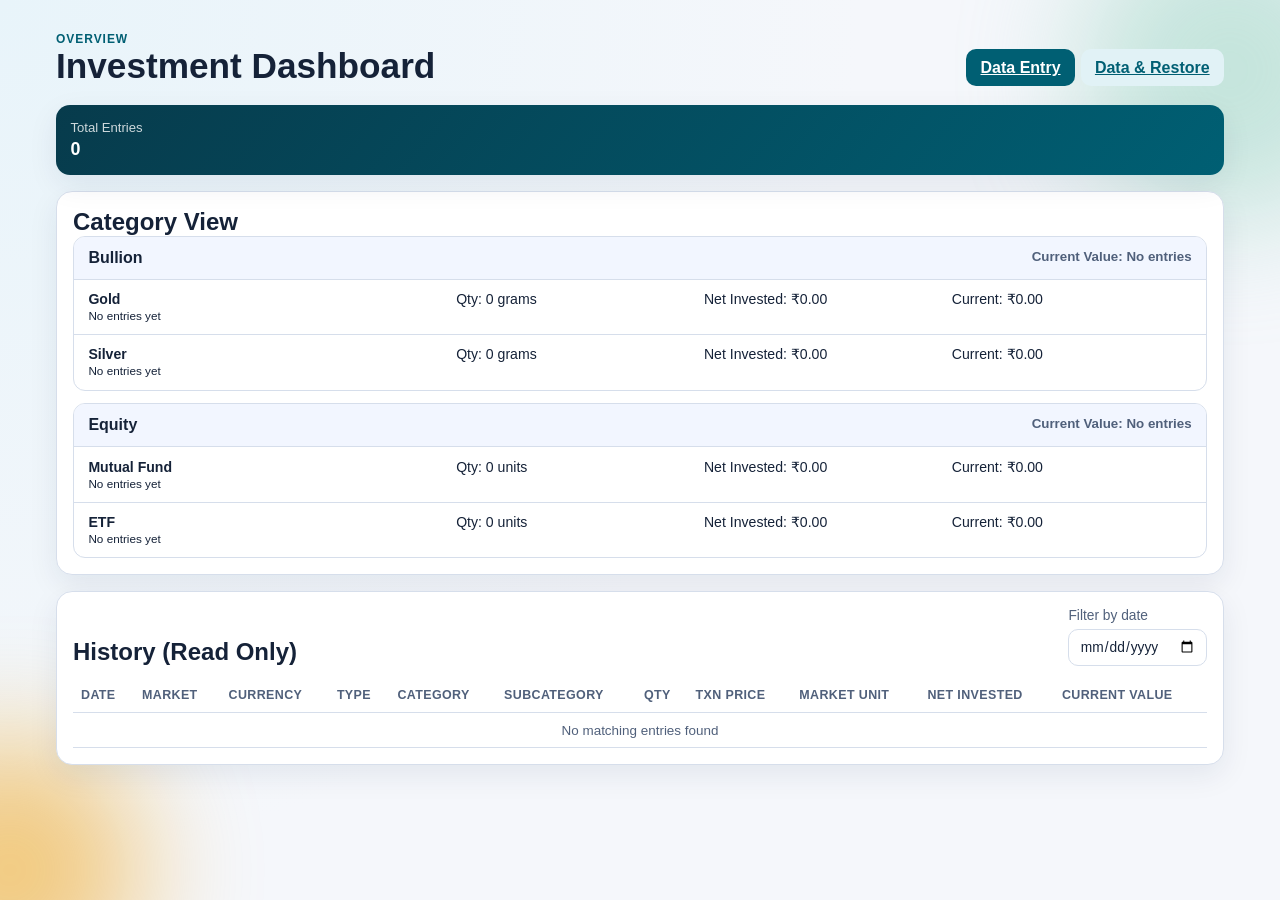
<file: index.html>
<!doctype html>
<html lang="en">
  <head>
    <meta charset="UTF-8" />
    <meta name="viewport" content="width=device-width, initial-scale=1.0" />
    <meta name="theme-color" content="#005f73" />
    <meta name="apple-mobile-web-app-capable" content="yes" />
    <meta name="apple-mobile-web-app-status-bar-style" content="default" />
    <meta name="apple-mobile-web-app-title" content="InvestDash" />
    <title>Investment Dashboard</title>
    <link rel="manifest" href="manifest.webmanifest" />
    <link rel="apple-touch-icon" href="icon-192.png" />
    <link rel="stylesheet" href="styles.css" />
  </head>
  <body>
    <div class="bg-shape bg-shape-1"></div>
    <div class="bg-shape bg-shape-2"></div>

    <main class="app-shell">
      <header class="topbar">
        <div>
          <p class="eyebrow">Overview</p>
          <h1>Investment Dashboard</h1>
        </div>
        <div class="actions">
          <a class="btn" href="entry.html">Data Entry</a>
          <a class="btn btn-ghost" href="reset.html">Data & Restore</a>
        </div>
      </header>

      <section class="summary-grid" id="summaryCards"></section>

      <section class="panel">
        <h2>Category View</h2>
        <div id="categoryDashboard" class="category-dash"></div>
      </section>

      <section class="panel">
        <div class="history-header">
          <h2>History (Read Only)</h2>
          <label>
            Filter by date
            <input id="historyDateFilter" type="date" />
          </label>
        </div>
        <div class="table-wrap">
          <table>
            <thead>
              <tr>
                <th>Date</th>
                <th>Market</th>
                <th>Currency</th>
                <th>Type</th>
                <th>Category</th>
                <th>Subcategory</th>
                <th>Qty</th>
                <th>Txn Price</th>
                <th>Market Unit</th>
                <th>Net Invested</th>
                <th>Current Value</th>
              </tr>
            </thead>
            <tbody id="historyTableBody"></tbody>
          </table>
        </div>
      </section>
    </main>

    <script src="dashboard.js"></script>
    <script src="pwa.js"></script>
  </body>
</html>
</file>
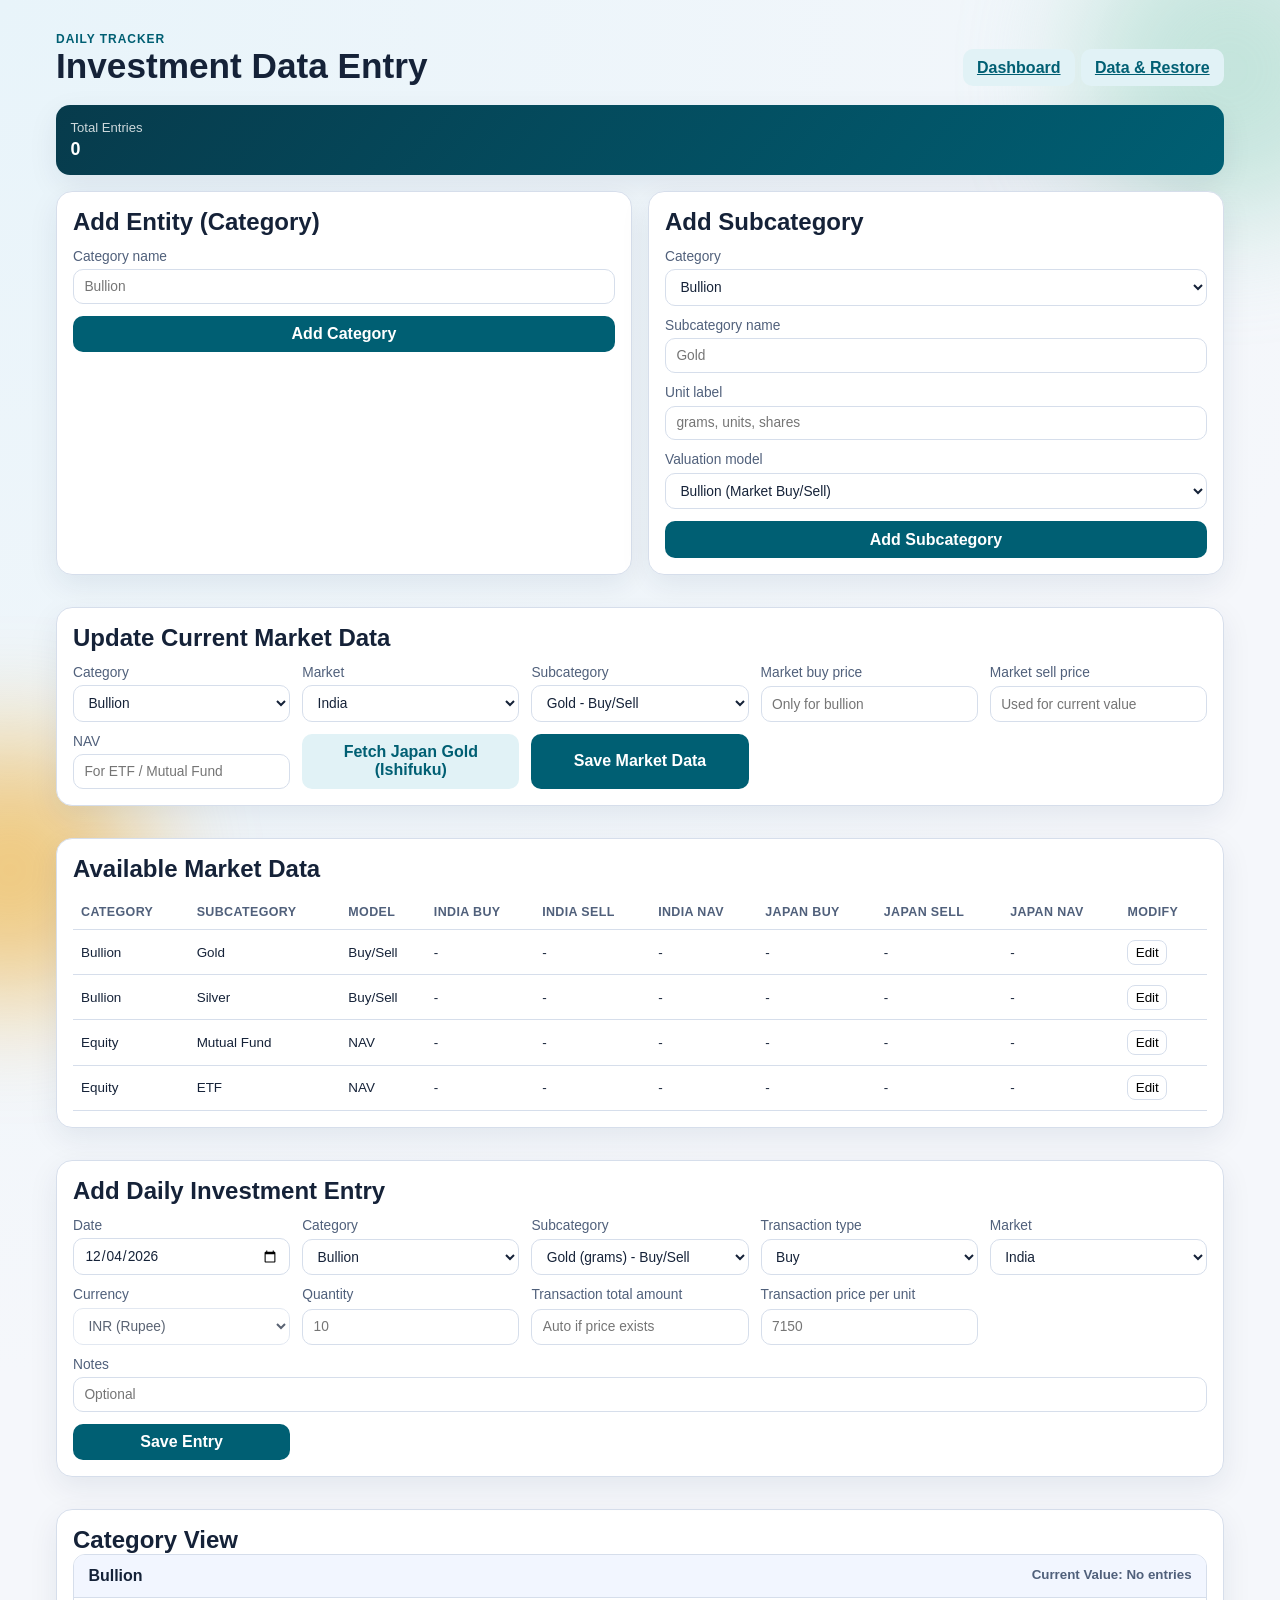
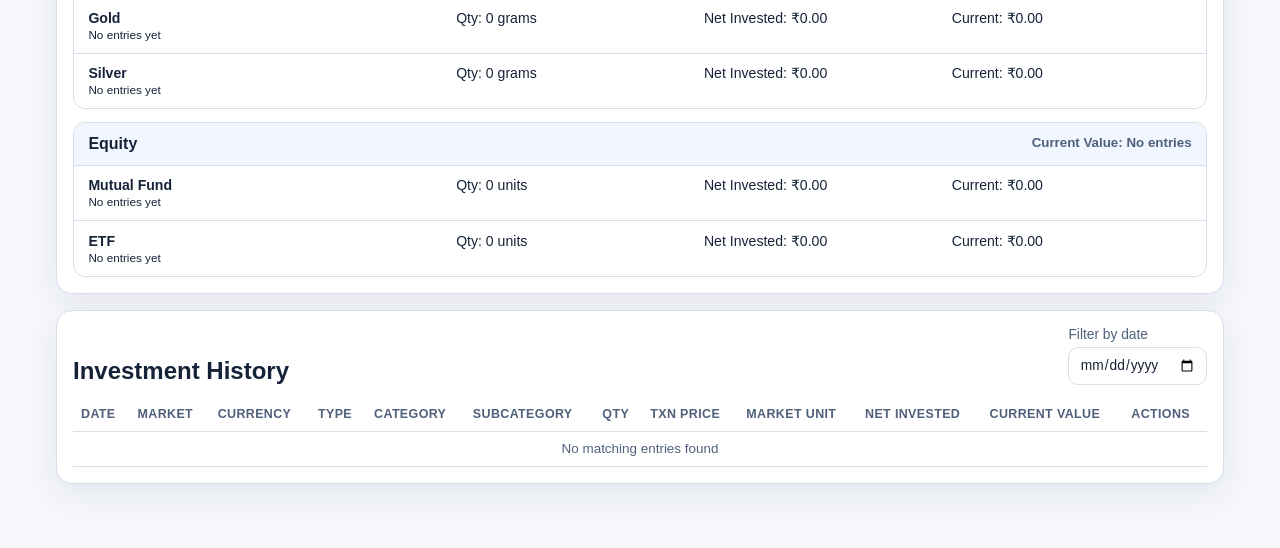
<file: entry.html>
<!doctype html>
<html lang="en">
  <head>
    <meta charset="UTF-8" />
    <meta name="viewport" content="width=device-width, initial-scale=1.0" />
    <meta name="theme-color" content="#005f73" />
    <meta name="apple-mobile-web-app-capable" content="yes" />
    <meta name="apple-mobile-web-app-status-bar-style" content="default" />
    <meta name="apple-mobile-web-app-title" content="InvestDash" />
    <title>Investment Data Entry</title>
    <link rel="manifest" href="manifest.webmanifest" />
    <link rel="apple-touch-icon" href="icon-192.png" />
    <link rel="stylesheet" href="styles.css" />
  </head>
  <body>
    <div class="bg-shape bg-shape-1"></div>
    <div class="bg-shape bg-shape-2"></div>

    <main class="app-shell">
      <header class="topbar">
        <div>
          <p class="eyebrow">Daily Tracker</p>
          <h1>Investment Data Entry</h1>
        </div>
        <div class="actions">
          <a class="btn btn-ghost" href="index.html">Dashboard</a>
          <a class="btn btn-ghost" href="reset.html">Data & Restore</a>
        </div>
      </header>

      <section class="summary-grid" id="summaryCards"></section>

      <section class="panel-grid">
        <article class="panel">
          <h2>Add Entity (Category)</h2>
          <form id="categoryForm" class="stack-form">
            <label>
              Category name
              <input id="categoryName" type="text" placeholder="Bullion" required />
            </label>
            <button class="btn" type="submit">Add Category</button>
          </form>
        </article>

        <article class="panel">
          <h2>Add Subcategory</h2>
          <form id="subCategoryForm" class="stack-form">
            <label>
              Category
              <select id="subCategoryParent" required></select>
            </label>
            <label>
              Subcategory name
              <input id="subCategoryName" type="text" placeholder="Gold" required />
            </label>
            <label>
              Unit label
              <input id="subCategoryUnit" type="text" placeholder="grams, units, shares" required />
            </label>
            <label>
              Valuation model
              <select id="subCategoryPricingModel" required>
                <option value="BULLION">Bullion (Market Buy/Sell)</option>
                <option value="NAV">NAV</option>
                <option value="PRICE">Market Price</option>
              </select>
            </label>
            <button class="btn" type="submit">Add Subcategory</button>
          </form>
        </article>

        <article class="panel panel-wide">
          <h2>Update Current Market Data</h2>
          <form id="marketDataForm" class="entry-grid">
            <label>
              Category
              <select id="marketDataCategory" required></select>
            </label>
            <label>
              Market
              <select id="marketDataMarket" required>
                <option value="India">India</option>
                <option value="Japan">Japan</option>
              </select>
            </label>
            <label>
              Subcategory
              <select id="marketDataSubcategory" required></select>
            </label>
            <label>
              Market buy price
              <input id="marketBuyPrice" type="number" min="0" step="0.01" placeholder="Only for bullion" />
            </label>
            <label>
              Market sell price
              <input id="marketSellPrice" type="number" min="0" step="0.01" placeholder="Used for current value" />
            </label>
            <label>
              NAV
              <input id="marketNav" type="number" min="0" step="0.0001" placeholder="For ETF / Mutual Fund" />
            </label>
            <button id="fetchJapanGoldPrice" class="btn btn-ghost" type="button">Fetch Japan Gold (Ishifuku)</button>
            <button class="btn" type="submit">Save Market Data</button>
          </form>
        </article>

        <article class="panel panel-wide">
          <h2>Available Market Data</h2>
          <div class="table-wrap" style="margin-top: 0.8rem">
            <table>
              <thead>
                <tr>
                  <th>Category</th>
                  <th>Subcategory</th>
                  <th>Model</th>
                  <th>India Buy</th>
                  <th>India Sell</th>
                  <th>India NAV</th>
                  <th>Japan Buy</th>
                  <th>Japan Sell</th>
                  <th>Japan NAV</th>
                  <th>Modify</th>
                </tr>
              </thead>
              <tbody id="marketDataTableBody"></tbody>
            </table>
          </div>
        </article>

        <article class="panel panel-wide">
          <h2>Add Daily Investment Entry</h2>
          <form id="entryForm" class="entry-grid">
            <label>
              Date
              <input id="entryDate" type="date" required />
            </label>
            <label>
              Category
              <select id="entryCategory" required></select>
            </label>
            <label>
              Subcategory
              <select id="entrySubcategory" required></select>
            </label>
            <label>
              Transaction type
              <select id="entryType" required>
                <option value="BUY">Buy</option>
                <option value="SELL">Sell</option>
                <option value="CORRECTION">Correction</option>
              </select>
            </label>
            <label>
              Market
              <select id="entryMarket" required>
                <option value="India">India</option>
                <option value="Japan">Japan</option>
              </select>
            </label>
            <label>
              Currency
              <select id="entryCurrency" required disabled>
                <option value="INR">INR (Rupee)</option>
                <option value="JPY">JPY (Yen)</option>
              </select>
            </label>
            <label>
              Quantity
              <input id="entryQuantity" type="number" min="0" step="0.0001" placeholder="10" required />
            </label>
            <label>
              Transaction total amount
              <input id="entryTotalAmount" type="number" min="0" step="0.01" placeholder="Auto if price exists" />
            </label>
            <label>
              Transaction price per unit
              <input id="entryBuyPrice" type="number" min="0" step="0.01" placeholder="7150" required />
            </label>
            <label class="entry-notes">
              Notes
              <input id="entryNotes" type="text" placeholder="Optional" />
            </label>
            <button class="btn" type="submit">Save Entry</button>
          </form>
        </article>
      </section>

      <section class="panel">
        <h2>Category View</h2>
        <div id="categoryDashboard" class="category-dash"></div>
      </section>

      <section class="panel">
        <div class="history-header">
          <h2>Investment History</h2>
          <label>
            Filter by date
            <input id="historyDateFilter" type="date" />
          </label>
        </div>
        <div class="table-wrap">
          <table>
            <thead>
              <tr>
                <th>Date</th>
                <th>Market</th>
                <th>Currency</th>
                <th>Type</th>
                <th>Category</th>
                <th>Subcategory</th>
                <th>Qty</th>
                <th>Txn Price</th>
                <th>Market Unit</th>
                <th>Net Invested</th>
                <th>Current Value</th>
                <th>Actions</th>
              </tr>
            </thead>
            <tbody id="historyTableBody"></tbody>
          </table>
        </div>
      </section>
    </main>

    <dialog id="editDialog">
      <form id="editForm" class="stack-form">
        <h3>Edit Entry</h3>
        <input id="editId" type="hidden" />
        <label>
          Date
          <input id="editDate" type="date" required />
        </label>
        <label>
          Transaction type
          <select id="editType" required>
            <option value="BUY">Buy</option>
            <option value="SELL">Sell</option>
            <option value="CORRECTION">Correction</option>
          </select>
        </label>
        <label>
          Market
          <select id="editMarket" required>
            <option value="India">India</option>
            <option value="Japan">Japan</option>
          </select>
        </label>
        <label>
          Currency
          <select id="editCurrency" required disabled>
            <option value="INR">INR (Rupee)</option>
            <option value="JPY">JPY (Yen)</option>
          </select>
        </label>
        <label>
          Quantity
          <input id="editQuantity" type="number" min="0" step="0.0001" required />
        </label>
        <label>
          Transaction total amount
          <input id="editTotalAmount" type="number" min="0" step="0.01" />
        </label>
        <label>
          Transaction price per unit
          <input id="editBuyPrice" type="number" min="0" step="0.01" required />
        </label>
        <label>
          Notes
          <input id="editNotes" type="text" />
        </label>
        <div class="dialog-actions">
          <button type="button" class="btn btn-ghost" id="cancelEdit">Cancel</button>
          <button class="btn" type="submit">Update</button>
        </div>
      </form>
    </dialog>

    <script src="app.js"></script>
    <script src="pwa.js"></script>
  </body>
</html>
</file>
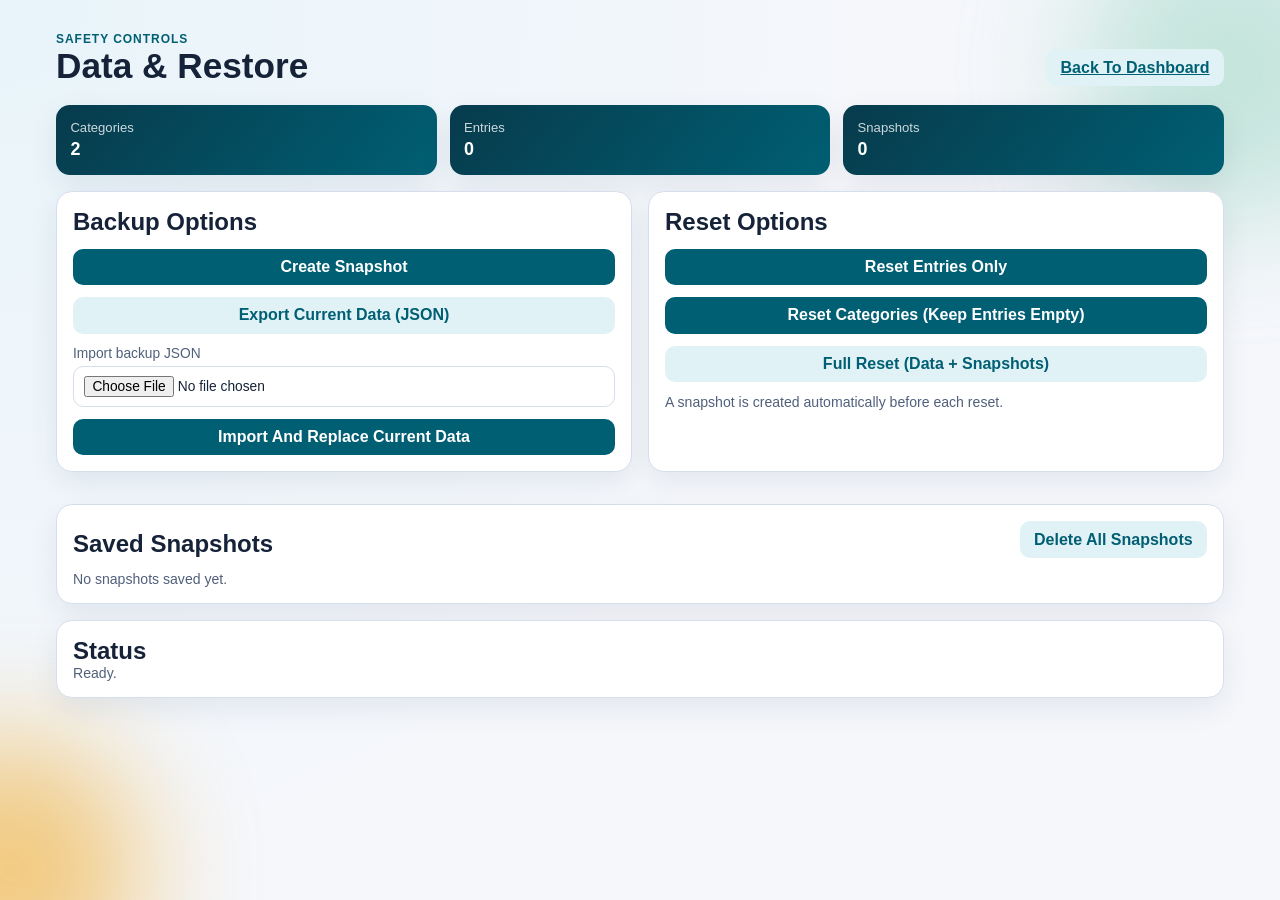
<file: reset.html>
<!doctype html>
<html lang="en">
  <head>
    <meta charset="UTF-8" />
    <meta name="viewport" content="width=device-width, initial-scale=1.0" />
    <meta name="theme-color" content="#005f73" />
    <meta name="apple-mobile-web-app-capable" content="yes" />
    <meta name="apple-mobile-web-app-status-bar-style" content="default" />
    <meta name="apple-mobile-web-app-title" content="InvestDash" />
    <title>Data & Restore</title>
    <link rel="manifest" href="manifest.webmanifest" />
    <link rel="apple-touch-icon" href="icon-192.png" />
    <link rel="stylesheet" href="styles.css" />
  </head>
  <body>
    <div class="bg-shape bg-shape-1"></div>
    <div class="bg-shape bg-shape-2"></div>

    <main class="app-shell">
      <header class="topbar">
        <div>
          <p class="eyebrow">Safety Controls</p>
          <h1>Data & Restore</h1>
        </div>
        <a class="btn btn-ghost" href="index.html">Back To Dashboard</a>
      </header>

      <section class="summary-grid" id="dataSummary"></section>

      <section class="panel-grid">
        <article class="panel">
          <h2>Backup Options</h2>
          <div class="stack-form" style="margin-top: 0.8rem">
            <button id="createSnapshot" class="btn" type="button">Create Snapshot</button>
            <button id="exportData" class="btn btn-ghost" type="button">Export Current Data (JSON)</button>
            <label>
              Import backup JSON
              <input id="importFile" type="file" accept="application/json" />
            </label>
            <button id="importData" class="btn" type="button">Import And Replace Current Data</button>
          </div>
        </article>

        <article class="panel">
          <h2>Reset Options</h2>
          <div class="stack-form" style="margin-top: 0.8rem">
            <button id="resetEntries" class="btn" type="button">Reset Entries Only</button>
            <button id="resetCategories" class="btn" type="button">Reset Categories (Keep Entries Empty)</button>
            <button id="fullReset" class="btn btn-ghost" type="button">Full Reset (Data + Snapshots)</button>
            <p class="note-text">A snapshot is created automatically before each reset.</p>
          </div>
        </article>
      </section>

      <section class="panel">
        <div class="history-header">
          <h2>Saved Snapshots</h2>
          <button id="clearSnapshots" class="btn btn-ghost" type="button">Delete All Snapshots</button>
        </div>
        <div id="snapshotList" class="snapshot-list"></div>
      </section>

      <section class="panel">
        <h2>Status</h2>
        <p id="statusText" class="note-text">Ready.</p>
      </section>
    </main>

    <script src="reset.js"></script>
    <script src="pwa.js"></script>
  </body>
</html>
</file>
<file: styles.css>
:root {
  --bg: #f5f7fb;
  --panel: #ffffff;
  --ink: #152238;
  --muted: #50607b;
  --brand: #005f73;
  --brand-soft: #e1f2f6;
  --accent: #ca6702;
  --good: #1c8348;
  --bad: #b42318;
  --border: #d6deeb;
  --shadow: 0 10px 30px rgba(0, 40, 80, 0.08);
}

* {
  box-sizing: border-box;
}

body {
  margin: 0;
  font-family: Candara, Calibri, Segoe, "Segoe UI", Optima, Arial, sans-serif;
  color: var(--ink);
  background: radial-gradient(circle at top left, #e8f4fa 0%, var(--bg) 55%);
  min-height: 100vh;
}

.bg-shape {
  position: fixed;
  z-index: -1;
  border-radius: 999px;
  filter: blur(60px);
  opacity: 0.5;
}

.bg-shape-1 {
  width: 300px;
  height: 300px;
  background: #94d2bd;
  top: -80px;
  right: -100px;
}

.bg-shape-2 {
  width: 260px;
  height: 260px;
  background: #ee9b00;
  bottom: -100px;
  left: -120px;
}

.app-shell {
  max-width: 1200px;
  margin: 0 auto;
  padding: 2rem 1rem 3rem;
}

.topbar {
  display: flex;
  justify-content: space-between;
  align-items: end;
  gap: 1rem;
  margin-bottom: 1.2rem;
}

.eyebrow {
  margin: 0;
  text-transform: uppercase;
  letter-spacing: 0.08em;
  color: var(--brand);
  font-size: 0.75rem;
  font-weight: 700;
}

h1,
h2,
h3 {
  margin: 0;
}

h1 {
  font-size: clamp(1.6rem, 3vw, 2.2rem);
}

.summary-grid {
  display: grid;
  grid-template-columns: repeat(auto-fit, minmax(170px, 1fr));
  gap: 0.8rem;
  margin-bottom: 1rem;
}

.summary-card {
  background: linear-gradient(130deg, #073b4c, #005f73);
  color: #fff;
  padding: 0.9rem;
  border-radius: 14px;
  box-shadow: var(--shadow);
}

.summary-card p {
  margin: 0;
  opacity: 0.8;
  font-size: 0.82rem;
}

.summary-card strong {
  display: block;
  margin-top: 0.3rem;
  font-size: 1.12rem;
}

.panel-grid {
  display: grid;
  grid-template-columns: repeat(2, minmax(0, 1fr));
  gap: 1rem;
  margin-bottom: 1rem;
}

.panel {
  background: var(--panel);
  border: 1px solid var(--border);
  border-radius: 16px;
  box-shadow: var(--shadow);
  padding: 1rem;
  margin-bottom: 1rem;
}

.panel-wide {
  grid-column: 1 / -1;
}

.stack-form,
.entry-grid {
  margin-top: 0.8rem;
  display: grid;
  gap: 0.75rem;
}

.entry-grid {
  grid-template-columns: repeat(auto-fit, minmax(180px, 1fr));
}

.entry-notes {
  grid-column: 1 / -1;
}

label {
  display: grid;
  gap: 0.35rem;
  font-size: 0.86rem;
  color: var(--muted);
  font-weight: 500;
}

input,
select,
button {
  font: inherit;
}

input,
select {
  border: 1px solid var(--border);
  border-radius: 10px;
  padding: 0.55rem 0.65rem;
  color: var(--ink);
  background: #fff;
}

.btn {
  border: 0;
  border-radius: 10px;
  background: var(--brand);
  color: #fff;
  font-weight: 700;
  padding: 0.58rem 0.9rem;
  cursor: pointer;
}

.btn-ghost {
  background: var(--brand-soft);
  color: var(--brand);
}

.category-dash {
  display: grid;
  gap: 0.8rem;
}

.category-card {
  border: 1px solid var(--border);
  border-radius: 12px;
  overflow: hidden;
}

.category-head {
  display: flex;
  justify-content: space-between;
  gap: 1rem;
  background: #f2f6ff;
  padding: 0.75rem 0.9rem;
  font-weight: 700;
}

.category-head small {
  color: var(--muted);
  font-weight: 600;
}

.category-item {
  display: grid;
  grid-template-columns: 1.5fr 1fr 1fr 1fr;
  gap: 0.5rem;
  padding: 0.7rem 0.9rem;
  border-top: 1px solid var(--border);
  font-size: 0.88rem;
}

.category-item strong {
  display: block;
}

.gain {
  color: var(--good);
}

.loss {
  color: var(--bad);
}

.history-header {
  display: flex;
  justify-content: space-between;
  gap: 1rem;
  align-items: end;
}

.table-wrap {
  margin-top: 0.8rem;
  overflow-x: auto;
}

table {
  width: 100%;
  border-collapse: collapse;
  min-width: 850px;
}

th,
td {
  border-bottom: 1px solid var(--border);
  padding: 0.6rem 0.5rem;
  text-align: left;
  font-size: 0.84rem;
}

th {
  color: var(--muted);
  font-size: 0.78rem;
  text-transform: uppercase;
  letter-spacing: 0.03em;
}

.actions {
  display: flex;
  gap: 0.35rem;
}

.icon-btn {
  border: 1px solid var(--border);
  background: #fff;
  border-radius: 8px;
  padding: 0.25rem 0.45rem;
  cursor: pointer;
}

dialog {
  border: 1px solid var(--border);
  border-radius: 14px;
  width: min(420px, 90vw);
  padding: 0;
}

dialog::backdrop {
  background: rgba(15, 23, 42, 0.4);
}

#editForm {
  padding: 1rem;
}

.dialog-actions {
  display: flex;
  justify-content: end;
  gap: 0.5rem;
}

@media (max-width: 900px) {
  .panel-grid {
    grid-template-columns: 1fr;
  }

  .topbar,
  .history-header {
    flex-direction: column;
    align-items: flex-start;
  }

  .category-item {
    grid-template-columns: 1fr 1fr;
  }
}

.note-text {
  margin: 0;
  color: var(--muted);
  font-size: 0.88rem;
}

.snapshot-list {
  margin-top: 0.8rem;
  display: grid;
  gap: 0.7rem;
}

.snapshot-item {
  border: 1px solid var(--border);
  border-radius: 12px;
  padding: 0.75rem;
  display: flex;
  justify-content: space-between;
  gap: 0.8rem;
  align-items: start;
}

.snapshot-item p {
  margin: 0.25rem 0 0;
  color: var(--muted);
  font-size: 0.82rem;
}

@media (max-width: 720px) {
  .snapshot-item {
    flex-direction: column;
  }
}
</file>
